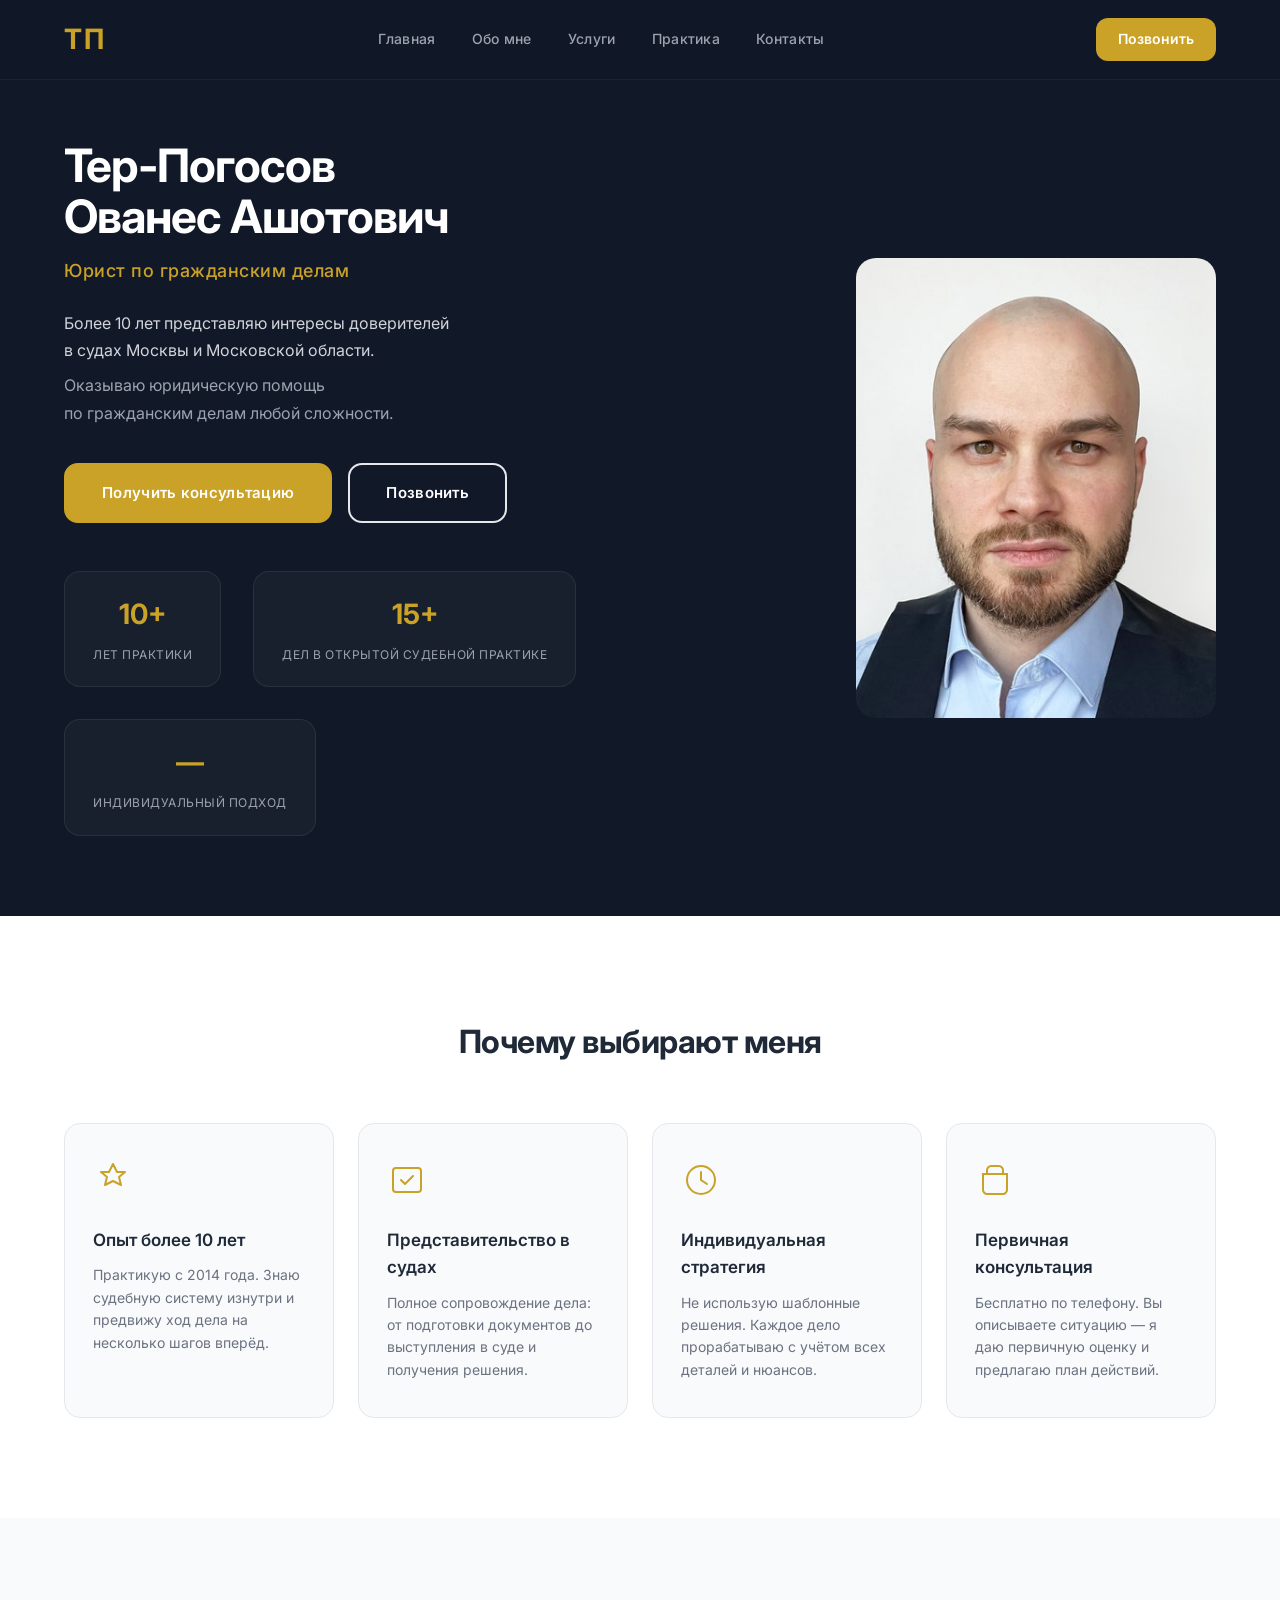
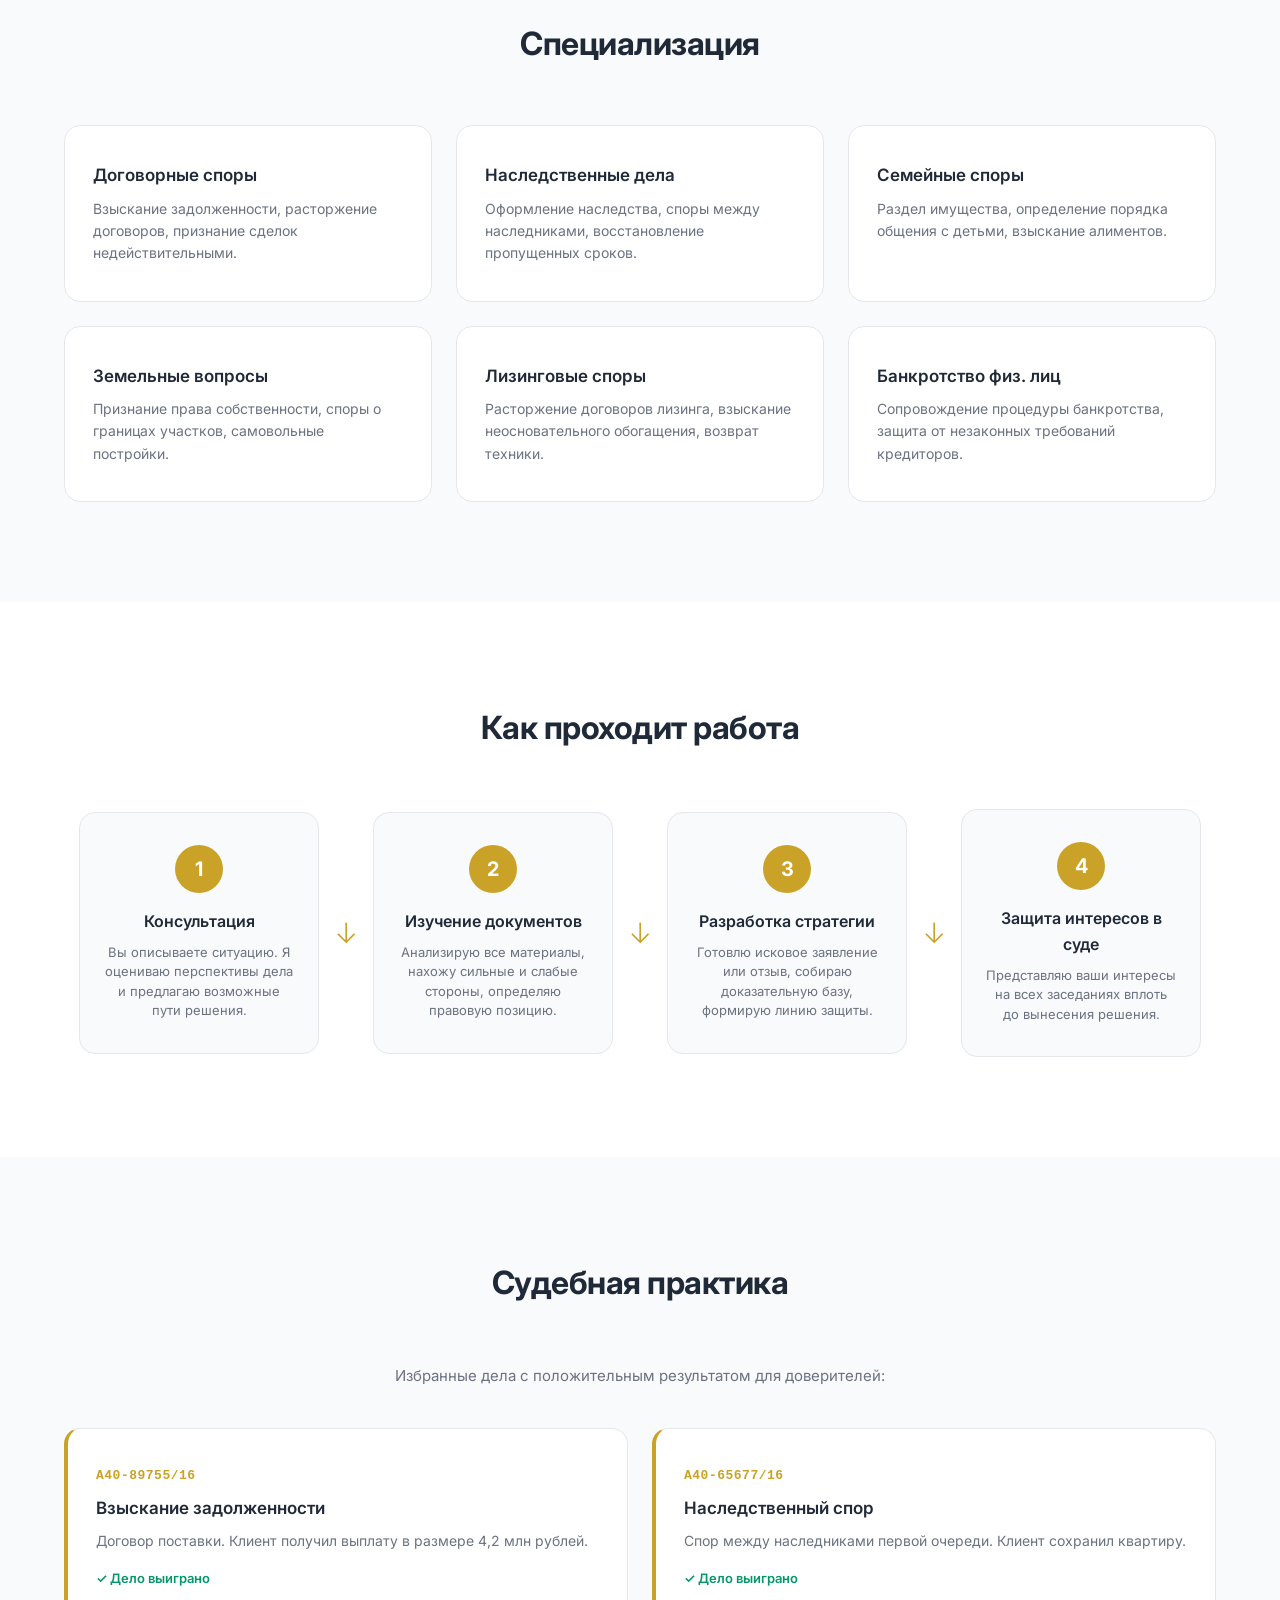
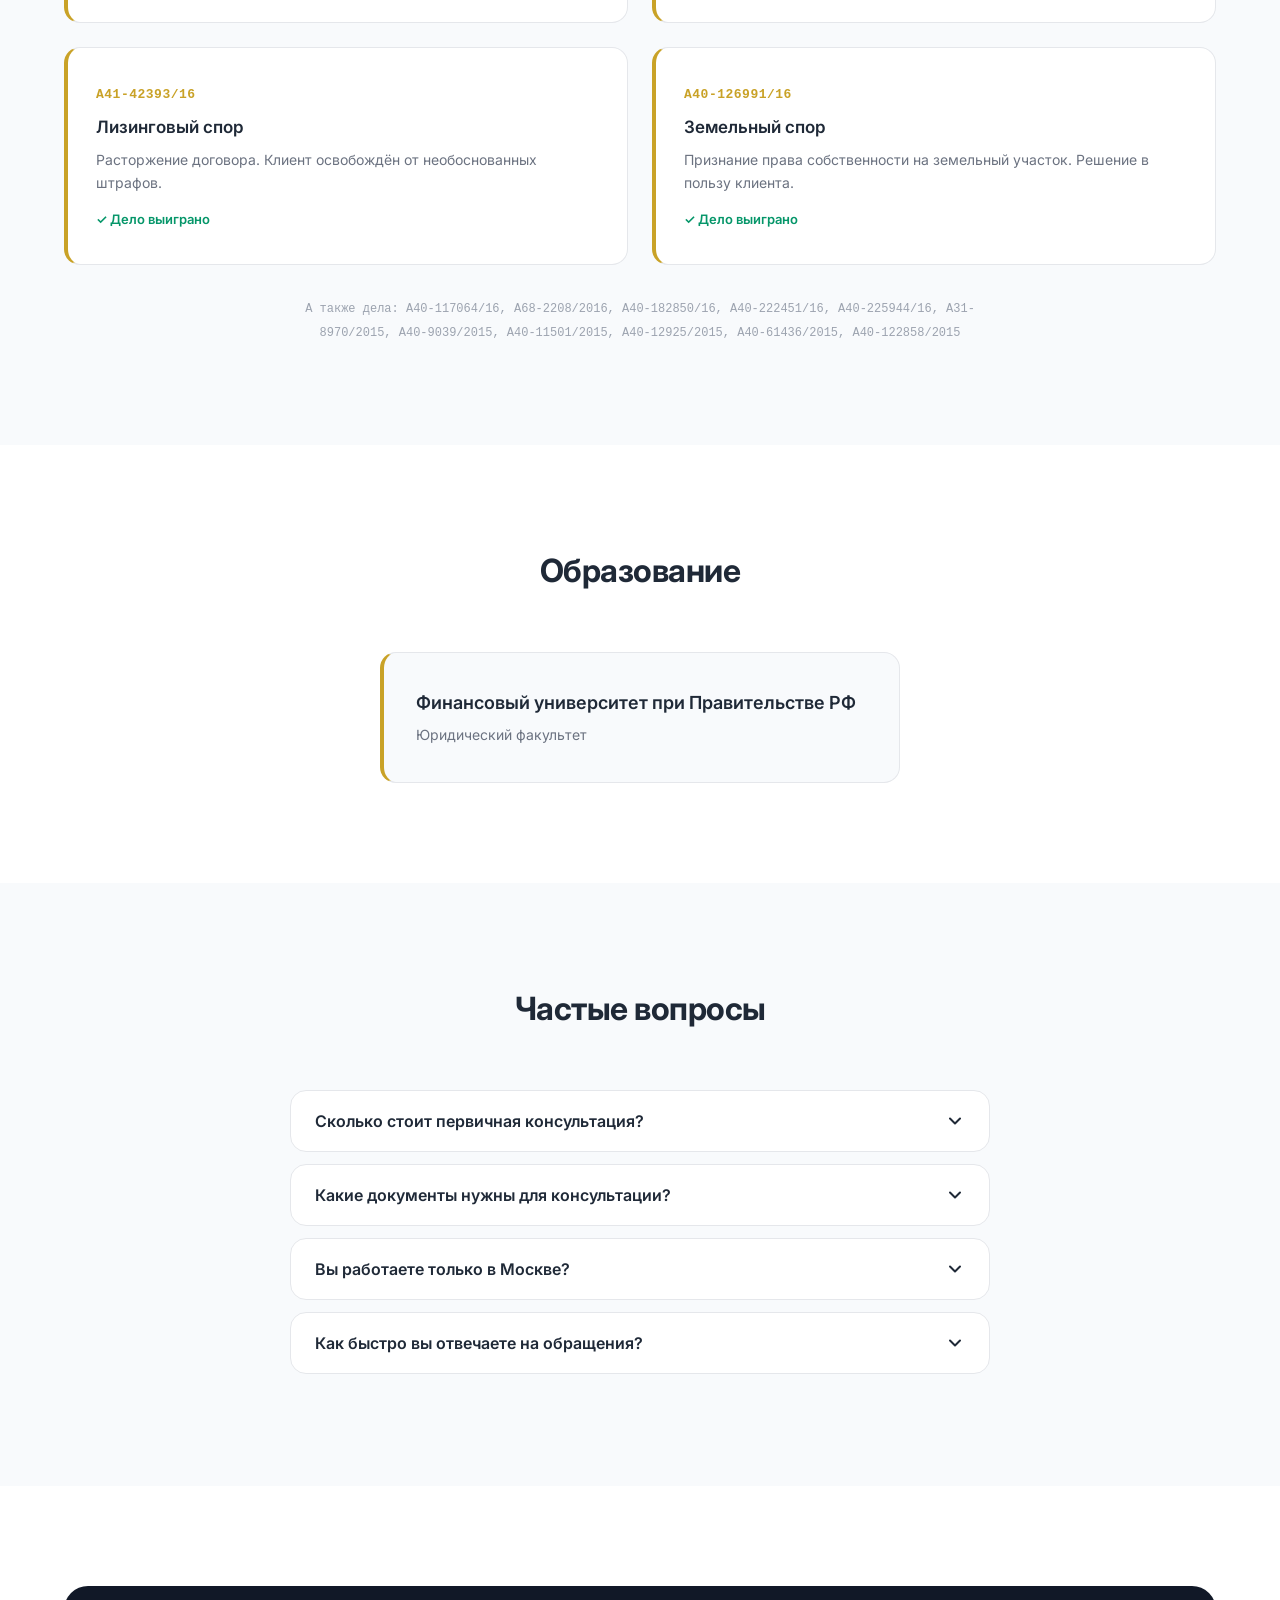
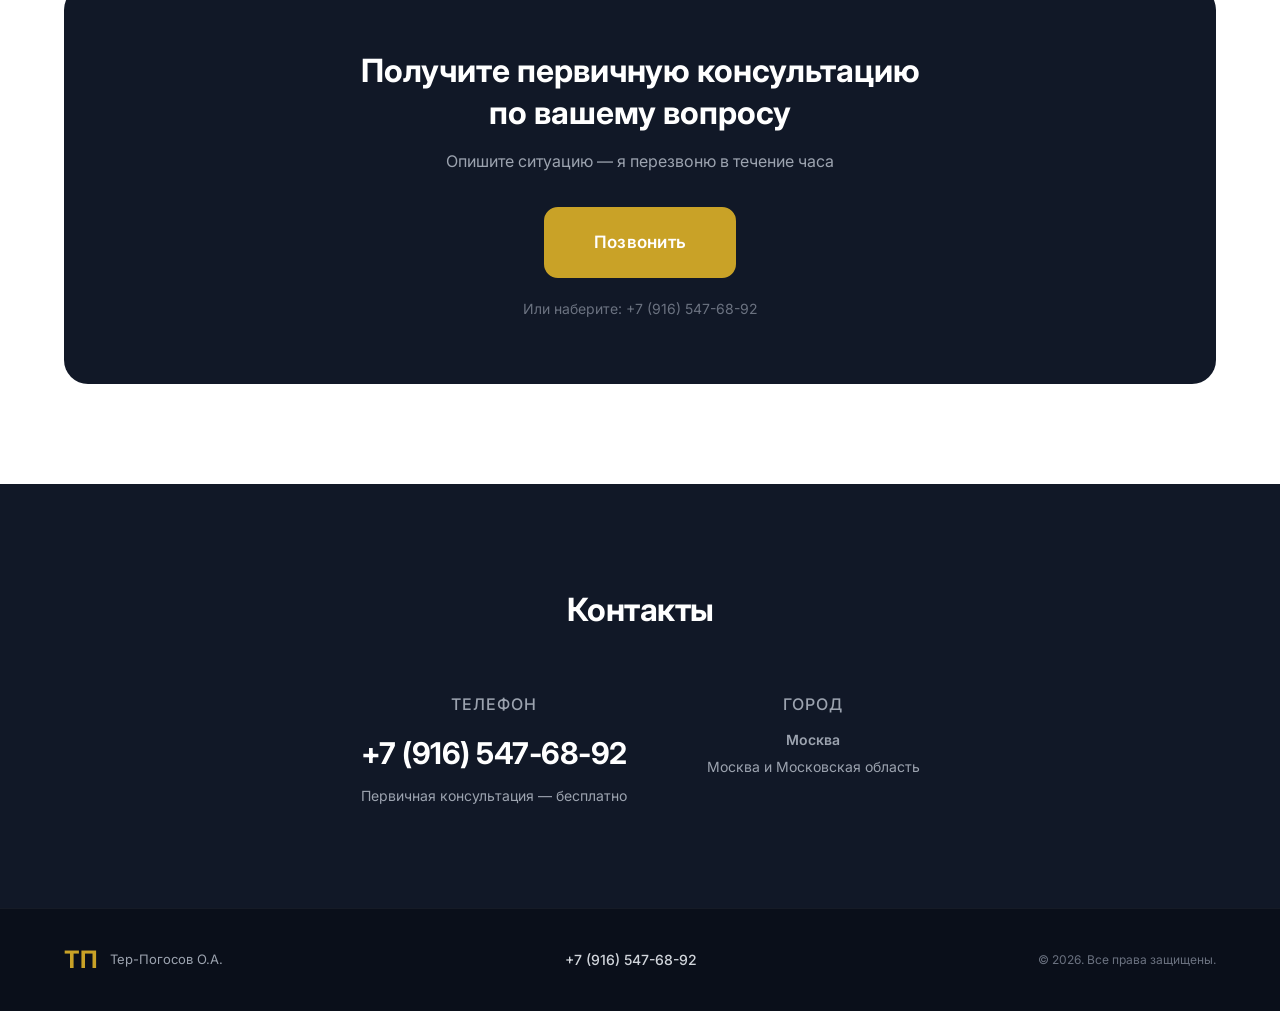
<file: index.html>
<!DOCTYPE html>
<html lang="ru">
<head>
    <meta charset="UTF-8">
    <meta name="viewport" content="width=device-width, initial-scale=1.0">
    <meta name="yandex-verification" content="c5105b3db4411f41" />

    
    <!-- SEO -->
    <title>Тер-Погосов О.А. — Юрист по гражданским делам | Москва</title>
    <meta name="description" content="Юрист по гражданским делам в Москве. Более 10 лет практики. Договорные споры, наследственные дела, банкротство, представительство в суде. Бесплатная консультация.">
    <link rel="canonical" href="https://terpogosov.github.io/">
    
    <!-- Open Graph -->
    <meta property="og:title" content="Тер-Погосов О.А. — Юрист по гражданским делам">
    <meta property="og:description" content="Более 10 лет представляю интересы доверителей в судах Москвы. Бесплатная первичная консультация.">
    <meta property="og:type" content="website">
    <meta property="og:url" content="https://terpogosov.github.io/">
    <meta property="og:locale" content="ru_RU">
    
    <!-- Favicon -->
    <link rel="icon" type="image/x-icon" href="img/favicon.ico">
    
    <!-- Fonts -->
    <link rel="preconnect" href="https://fonts.googleapis.com">
    <link rel="preconnect" href="https://fonts.gstatic.com" crossorigin>
    <link href="https://fonts.googleapis.com/css2?family=Inter:wght@300;400;500;600;700&display=swap" rel="stylesheet">
    
    <!-- Styles -->
    <link rel="stylesheet" href="style.css">
    
    <!-- Schema.org -->
    <script type="application/ld+json">
        {
            "@context": "https://schema.org",
            "@type": "LegalService",
            "name": "Тер-Погосов Ованес Ашотович",
            "description": "Юрист по гражданским делам. Практика с 2014 года.",
            "telephone": "+79165476892",
            "address": {
                "@type": "PostalAddress",
                "addressLocality": "Москва",
                "addressCountry": "RU"
            },
            "founder": {
                "@type": "Person",
                "name": "Тер-Погосов Ованес Ашотович",
                "jobTitle": "Юрист по гражданским делам"
            }
        }
    </script>
</head>
<body>

    <!-- Header -->
    <header class="header" id="header">
        <div class="container header__inner">
            <a href="#" class="header__logo">ТП</a>
            <nav class="header__nav" id="nav">
                <a href="#hero" class="header__link">Главная</a>
                <a href="#why" class="header__link">Обо мне</a>
                <a href="#services" class="header__link">Услуги</a>
                <a href="#cases" class="header__link">Практика</a>
                <a href="#contacts" class="header__link">Контакты</a>
            </nav>
            <a href="tel:+79165476892" class="header__phone-btn">Позвонить</a>
            <button class="header__burger" id="burger" aria-label="Меню">
                <span></span>
                <span></span>
                <span></span>
            </button>
        </div>
    </header>

    <!-- Hero -->
    <section class="hero" id="hero">
        <div class="container hero__inner">
            <div class="hero__content">
                <h1 class="hero__name">Тер-Погосов<br>Ованес Ашотович</h1>
                <p class="hero__title">Юрист по гражданским делам</p>
                <p class="hero__text">
                    Более 10 лет представляю интересы доверителей<br>
                    в судах Москвы и Московской области.
                </p>
                <p class="hero__text-secondary">
                    Оказываю юридическую помощь<br>
                    по гражданским делам любой сложности.
                </p>
                <div class="hero__buttons">
                    <a href="#callback" class="btn btn--gold">Получить консультацию</a>
                    <a href="tel:+79165476892" class="btn btn--outline">Позвонить</a>
                </div>
                <div class="hero__stats">
                    <div class="hero__stat">
                        <span class="hero__stat-number">10+</span>
                        <span class="hero__stat-label">лет практики</span>
                    </div>
                    <div class="hero__stat">
                        <span class="hero__stat-number">15+</span>
                        <span class="hero__stat-label">дел в открытой судебной практике</span>
                    </div>
                    <div class="hero__stat">
                        <span class="hero__stat-number">—</span>
                        <span class="hero__stat-label">Индивидуальный подход</span>
                    </div>
                </div>
            </div>
            <div class="hero__photo-wrapper">
                <div class="hero__photo">
                    <img src="photo.jpg" alt="Тер-Погосов Ованес Ашотович — юрист" width="400" height="500" loading="eager">
                </div>
            </div>
        </div>
    </section>

    <!-- Почему выбирают -->
    <section class="why" id="why">
        <div class="container">
            <h2 class="section-title">Почему выбирают меня</h2>
            <div class="why__grid">
                <div class="why__card fade-in">
                    <div class="why__icon">
                        <svg width="40" height="40" viewBox="0 0 40 40" fill="none">
                            <path d="M20 4L24 12H32L26 17L28 25L20 21L12 25L14 17L8 12H16L20 4Z" stroke="#C9A227" stroke-width="2" stroke-linecap="round" stroke-linejoin="round"/>
                        </svg>
                    </div>
                    <h3 class="why__title">Опыт более 10 лет</h3>
                    <p class="why__text">Практикую с 2014 года. Знаю судебную систему изнутри и предвижу ход дела на несколько шагов вперёд.</p>
                </div>
                <div class="why__card fade-in">
                    <div class="why__icon">
                        <svg width="40" height="40" viewBox="0 0 40 40" fill="none">
                            <rect x="6" y="8" width="28" height="24" rx="3" stroke="#C9A227" stroke-width="2"/>
                            <path d="M14 20L18 24L26 16" stroke="#C9A227" stroke-width="2" stroke-linecap="round" stroke-linejoin="round"/>
                        </svg>
                    </div>
                    <h3 class="why__title">Представительство в судах</h3>
                    <p class="why__text">Полное сопровождение дела: от подготовки документов до выступления в суде и получения решения.</p>
                </div>
                <div class="why__card fade-in">
                    <div class="why__icon">
                        <svg width="40" height="40" viewBox="0 0 40 40" fill="none">
                            <circle cx="20" cy="20" r="14" stroke="#C9A227" stroke-width="2"/>
                            <path d="M20 12V20L26 24" stroke="#C9A227" stroke-width="2" stroke-linecap="round"/>
                        </svg>
                    </div>
                    <h3 class="why__title">Индивидуальная стратегия</h3>
                    <p class="why__text">Не использую шаблонные решения. Каждое дело прорабатываю с учётом всех деталей и нюансов.</p>
                </div>
                <div class="why__card fade-in">
                    <div class="why__icon">
                        <svg width="40" height="40" viewBox="0 0 40 40" fill="none">
                            <path d="M8 14H32V30C32 32 30 34 28 34H12C10 34 8 32 8 30V14Z" stroke="#C9A227" stroke-width="2"/>
                            <path d="M12 14V10C12 8 14 6 16 6H24C26 6 28 8 28 10V14" stroke="#C9A227" stroke-width="2" stroke-linecap="round"/>
                        </svg>
                    </div>
                    <h3 class="why__title">Первичная консультация</h3>
                    <p class="why__text">Бесплатно по телефону. Вы описываете ситуацию — я даю первичную оценку и предлагаю план действий.</p>
                </div>
            </div>
        </div>
    </section>

    <!-- Специализация -->
    <section class="services" id="services">
        <div class="container">
            <h2 class="section-title">Специализация</h2>
            <div class="services__grid">
                <div class="services__card fade-in">
                    <h3>Договорные споры</h3>
                    <p>Взыскание задолженности, расторжение договоров, признание сделок недействительными.</p>
                </div>
                <div class="services__card fade-in">
                    <h3>Наследственные дела</h3>
                    <p>Оформление наследства, споры между наследниками, восстановление пропущенных сроков.</p>
                </div>
                <div class="services__card fade-in">
                    <h3>Семейные споры</h3>
                    <p>Раздел имущества, определение порядка общения с детьми, взыскание алиментов.</p>
                </div>
                <div class="services__card fade-in">
                    <h3>Земельные вопросы</h3>
                    <p>Признание права собственности, споры о границах участков, самовольные постройки.</p>
                </div>
                <div class="services__card fade-in">
                    <h3>Лизинговые споры</h3>
                    <p>Расторжение договоров лизинга, взыскание неосновательного обогащения, возврат техники.</p>
                </div>
                <div class="services__card fade-in">
                    <h3>Банкротство физ. лиц</h3>
                    <p>Сопровождение процедуры банкротства, защита от незаконных требований кредиторов.</p>
                </div>
            </div>
        </div>
    </section>

    <!-- Как проходит работа -->
    <section class="process">
        <div class="container">
            <h2 class="section-title">Как проходит работа</h2>
            <div class="process__grid">
                <div class="process__card fade-in">
                    <span class="process__number">1</span>
                    <h3>Консультация</h3>
                    <p>Вы описываете ситуацию. Я оцениваю перспективы дела и предлагаю возможные пути решения.</p>
                </div>
                <div class="process__arrow">↓</div>
                <div class="process__card fade-in">
                    <span class="process__number">2</span>
                    <h3>Изучение документов</h3>
                    <p>Анализирую все материалы, нахожу сильные и слабые стороны, определяю правовую позицию.</p>
                </div>
                <div class="process__arrow">↓</div>
                <div class="process__card fade-in">
                    <span class="process__number">3</span>
                    <h3>Разработка стратегии</h3>
                    <p>Готовлю исковое заявление или отзыв, собираю доказательную базу, формирую линию защиты.</p>
                </div>
                <div class="process__arrow">↓</div>
                <div class="process__card fade-in">
                    <span class="process__number">4</span>
                    <h3>Защита интересов в суде</h3>
                    <p>Представляю ваши интересы на всех заседаниях вплоть до вынесения решения.</p>
                </div>
            </div>
        </div>
    </section>

    <!-- Судебная практика -->
    <section class="cases" id="cases">
        <div class="container">
            <h2 class="section-title">Судебная практика</h2>
            <p class="cases__intro">Избранные дела с положительным результатом для доверителей:</p>
            <div class="cases__grid">
                <div class="cases__card fade-in">
                    <span class="cases__number">А40-89755/16</span>
                    <h3>Взыскание задолженности</h3>
                    <p class="cases__desc">Договор поставки. Клиент получил выплату в размере 4,2 млн рублей.</p>
                    <span class="cases__result">✓ Дело выиграно</span>
                </div>
                <div class="cases__card fade-in">
                    <span class="cases__number">А40-65677/16</span>
                    <h3>Наследственный спор</h3>
                    <p class="cases__desc">Спор между наследниками первой очереди. Клиент сохранил квартиру.</p>
                    <span class="cases__result">✓ Дело выиграно</span>
                </div>
                <div class="cases__card fade-in">
                    <span class="cases__number">А41-42393/16</span>
                    <h3>Лизинговый спор</h3>
                    <p class="cases__desc">Расторжение договора. Клиент освобождён от необоснованных штрафов.</p>
                    <span class="cases__result">✓ Дело выиграно</span>
                </div>
                <div class="cases__card fade-in">
                    <span class="cases__number">А40-126991/16</span>
                    <h3>Земельный спор</h3>
                    <p class="cases__desc">Признание права собственности на земельный участок. Решение в пользу клиента.</p>
                    <span class="cases__result">✓ Дело выиграно</span>
                </div>
            </div>
            <p class="cases__more">
                А также дела: А40-117064/16, А68-2208/2016, А40-182850/16, А40-222451/16, А40-225944/16, А31-8970/2015, А40-9039/2015, А40-11501/2015, А40-12925/2015, А40-61436/2015, А40-122858/2015
            </p>
        </div>
    </section>

    <!-- Образование -->
    <section class="education">
        <div class="container">
            <h2 class="section-title">Образование</h2>
            <div class="education__card fade-in">
                <h3>Финансовый университет при Правительстве РФ</h3>
                <p>Юридический факультет</p>
            </div>
        </div>
    </section>

    <!-- FAQ -->
    <section class="faq">
        <div class="container">
            <h2 class="section-title">Частые вопросы</h2>
            <div class="faq__list">
                <div class="faq__item fade-in">
                    <button class="faq__question">
                        <span>Сколько стоит первичная консультация?</span>
                        <svg class="faq__icon" width="20" height="20" viewBox="0 0 20 20" fill="none">
                            <path d="M5 7.5L10 12.5L15 7.5" stroke="#1F2937" stroke-width="2" stroke-linecap="round" stroke-linejoin="round"/>
                        </svg>
                    </button>
                    <div class="faq__answer">
                        <p>Бесплатно по телефону. Вы описываете ситуацию, я даю первичную оценку и предлагаю план действий. Если дело перспективное — обсуждаем дальнейшее сотрудничество.</p>
                    </div>
                </div>
                <div class="faq__item fade-in">
                    <button class="faq__question">
                        <span>Какие документы нужны для консультации?</span>
                        <svg class="faq__icon" width="20" height="20" viewBox="0 0 20 20" fill="none">
                            <path d="M5 7.5L10 12.5L15 7.5" stroke="#1F2937" stroke-width="2" stroke-linecap="round" stroke-linejoin="round"/>
                        </svg>
                    </button>
                    <div class="faq__answer">
                        <p>Для первичной консультации достаточно кратко описать суть дела по телефону. Если есть документы по теме — держите их под рукой, это ускорит разговор и поможет дать более точную оценку.</p>
                    </div>
                </div>
                <div class="faq__item fade-in">
                    <button class="faq__question">
                        <span>Вы работаете только в Москве?</span>
                        <svg class="faq__icon" width="20" height="20" viewBox="0 0 20 20" fill="none">
                            <path d="M5 7.5L10 12.5L15 7.5" stroke="#1F2937" stroke-width="2" stroke-linecap="round" stroke-linejoin="round"/>
                        </svg>
                    </button>
                    <div class="faq__answer">
                        <p>Москва и Московская область — основной регион работы. В отдельных случаях возможна удалённая работа с клиентами из других регионов России.</p>
                    </div>
                </div>
                <div class="faq__item fade-in">
                    <button class="faq__question">
                        <span>Как быстро вы отвечаете на обращения?</span>
                        <svg class="faq__icon" width="20" height="20" viewBox="0 0 20 20" fill="none">
                            <path d="M5 7.5L10 12.5L15 7.5" stroke="#1F2937" stroke-width="2" stroke-linecap="round" stroke-linejoin="round"/>
                        </svg>
                    </button>
                    <div class="faq__answer">
                        <p>В течение часа в рабочее время (с 9 до 21). Если звонок поступил поздно вечером — перезваниваю на следующее утро. Стараюсь быть на связи без выходных.</p>
                    </div>
                </div>
            </div>
        </div>
    </section>

    <!-- Блок консультации -->
    <section class="callback" id="callback">
        <div class="container">
            <div class="callback__block fade-in">
                <h2 class="callback__title">Получите первичную консультацию<br>по вашему вопросу</h2>
                <p class="callback__text">Опишите ситуацию — я перезвоню в течение часа</p>
                <a href="tel:+79165476892" class="btn btn--gold btn--large">Позвонить</a>
                <p class="callback__phone">Или наберите: +7 (916) 547-68-92</p>
            </div>
        </div>
    </section>

    <!-- Контакты -->
    <section class="contacts" id="contacts">
        <div class="container">
            <h2 class="section-title section-title--white">Контакты</h2>
            <div class="contacts__inner">
                <div class="contacts__item fade-in">
                    <h3>Телефон</h3>
                    <a href="tel:+79165476892" class="contacts__phone">+7 (916) 547-68-92</a>
                    <p>Первичная консультация — бесплатно</p>
                </div>
                <div class="contacts__item fade-in">
                    <h3>Город</h3>
                    <p class="contacts__city">Москва</p>
                    <p>Москва и Московская область</p>
                </div>
            </div>
        </div>
    </section>

    <!-- Footer -->
    <footer class="footer">
        <div class="container footer__inner">
            <div class="footer__col">
                <a href="#" class="footer__logo">ТП</a>
                <p class="footer__name">Тер-Погосов О.А.</p>
            </div>
            <div class="footer__col">
                <a href="tel:+79165476892" class="footer__phone">+7 (916) 547-68-92</a>
            </div>
            <div class="footer__col">
                <p class="footer__copy">© 2026. Все права защищены.</p>
            </div>
        </div>
    </footer>

    <!-- Кнопка наверх -->
    <button class="scroll-top" id="scrollTop" aria-label="Наверх">
        <svg width="24" height="24" viewBox="0 0 24 24" fill="none">
            <path d="M18 15L12 9L6 15" stroke="#fff" stroke-width="2" stroke-linecap="round" stroke-linejoin="round"/>
        </svg>
    </button>

    <!-- Мобильная кнопка звонка -->
    <a href="tel:+79165476892" class="mobile-call" aria-label="Позвонить">
        <svg width="24" height="24" viewBox="0 0 24 24" fill="none">
            <path d="M22 16.92V19.92C22.0011 20.1985 21.9441 20.4742 21.8325 20.7294C21.7209 20.9845 21.5573 21.2136 21.3521 21.4019C21.1469 21.5901 20.9046 21.7335 20.6407 21.8227C20.3768 21.9119 20.0974 21.9451 19.82 21.92C16.7428 21.5856 13.787 20.5341 11.19 18.85C8.77382 17.3147 6.72533 15.2662 5.18999 12.85C3.49997 10.2412 2.44824 7.27099 2.11999 4.18001C2.09501 3.90347 2.12787 3.62477 2.21649 3.36162C2.30512 3.09847 2.44756 2.85669 2.63476 2.65163C2.82196 2.44657 3.0498 2.28271 3.30379 2.17052C3.55777 2.05833 3.83233 2.00026 4.10999 2.00001H7.10999C7.5953 1.99522 8.06579 2.16708 8.43376 2.48353C8.80173 2.79999 9.04207 3.23945 9.10999 3.72001C9.23662 4.68007 9.47144 5.62273 9.80999 6.53001C9.94454 6.88792 9.97366 7.27691 9.8939 7.65088C9.81415 8.02485 9.62886 8.36811 9.35999 8.64001L8.08999 9.91001C9.51355 12.4135 11.5865 14.4865 14.09 15.91L15.36 14.64C15.6319 14.3711 15.9751 14.1858 16.3491 14.1061C16.7231 14.0263 17.1121 14.0555 17.47 14.19C18.3773 14.5286 19.3199 14.7634 20.28 14.89C20.7658 14.9585 21.2094 15.2032 21.5259 15.5763C21.8425 15.9493 22.0103 16.425 22 16.92Z" fill="white"/>
        </svg>
    </a>

    <!-- Scripts -->
    <script src="script.js"></script>
</body>
</html>
</file>
<file: style.css>
/* ===== БАЗА ===== */
* {
    margin: 0;
    padding: 0;
    box-sizing: border-box;
}

:root {
    --bg: #111827;
    --white: #FFFFFF;
    --text: #1F2937;
    --text-secondary: #6B7280;
    --accent: #C9A227;
    --accent-hover: #A88216;
    --border: #E5E7EB;
    --section-bg: #F8FAFC;
    --radius: 16px;
}

html {
    scroll-behavior: smooth;
}

body {
    font-family: 'Inter', -apple-system, BlinkMacSystemFont, sans-serif;
    line-height: 1.6;
    color: var(--text);
    background-color: var(--white);
    overflow-x: hidden;
}

.container {
    max-width: 1200px;
    margin: 0 auto;
    padding: 0 24px;
}

.section-title {
    font-size: 32px;
    font-weight: 700;
    letter-spacing: -0.5px;
    margin-bottom: 56px;
    text-align: center;
    color: var(--text);
}

.section-title--white {
    color: var(--white);
}

/* ===== КНОПКИ ===== */
.btn {
    display: inline-block;
    padding: 16px 36px;
    font-size: 15px;
    font-weight: 600;
    font-family: inherit;
    text-decoration: none;
    border-radius: 14px;
    cursor: pointer;
    transition: all 0.3s ease;
    letter-spacing: 0.3px;
    text-align: center;
}

.btn--gold {
    background-color: var(--accent);
    color: var(--white);
    border: 2px solid var(--accent);
}

.btn--gold:hover {
    background-color: var(--accent-hover);
    border-color: var(--accent-hover);
}

.btn--outline {
    background-color: transparent;
    color: var(--white);
    border: 2px solid var(--border);
}

.btn--outline:hover {
    border-color: var(--accent);
    color: var(--accent);
}

.btn--large {
    padding: 20px 48px;
    font-size: 17px;
}

/* ===== HEADER ===== */
.header {
    position: fixed;
    top: 0;
    left: 0;
    width: 100%;
    height: 80px;
    background-color: rgba(17, 24, 39, 0.95);
    backdrop-filter: blur(12px);
    z-index: 1000;
    border-bottom: 1px solid rgba(255, 255, 255, 0.05);
}

.header__inner {
    display: flex;
    align-items: center;
    justify-content: space-between;
    height: 100%;
}

.header__logo {
    font-size: 28px;
    font-weight: 700;
    color: var(--accent);
    text-decoration: none;
    letter-spacing: 2px;
    flex-shrink: 0;
}

.header__nav {
    display: flex;
    gap: 36px;
}

.header__link {
    color: #9CA3AF;
    text-decoration: none;
    font-size: 14px;
    font-weight: 500;
    transition: color 0.3s ease;
    letter-spacing: 0.3px;
}

.header__link:hover {
    color: var(--white);
}

.header__phone-btn {
    padding: 10px 22px;
    background-color: var(--accent);
    color: var(--white);
    text-decoration: none;
    border-radius: 12px;
    font-size: 14px;
    font-weight: 600;
    transition: background-color 0.3s ease;
    flex-shrink: 0;
}

.header__phone-btn:hover {
    background-color: var(--accent-hover);
}

/* Бургер */
.header__burger {
    display: none;
    flex-direction: column;
    gap: 5px;
    background: none;
    border: none;
    cursor: pointer;
    padding: 4px;
    z-index: 1001;
}

.header__burger span {
    display: block;
    width: 26px;
    height: 2px;
    background-color: var(--white);
    border-radius: 2px;
    transition: all 0.3s ease;
}

.header__burger.active span:nth-child(1) {
    transform: rotate(45deg) translate(5px, 5px);
}

.header__burger.active span:nth-child(2) {
    opacity: 0;
}

.header__burger.active span:nth-child(3) {
    transform: rotate(-45deg) translate(5px, -5px);
}

/* ===== HERO ===== */
.hero {
    background-color: var(--bg);
    padding: 140px 0 80px;
    color: var(--white);
    min-height: 100vh;
    display: flex;
    align-items: center;
}

.hero__inner {
    display: flex;
    align-items: center;
    gap: 60px;
}

.hero__content {
    flex: 1;
}

.hero__name {
    font-size: 52px;
    font-weight: 700;
    line-height: 1.1;
    letter-spacing: -1px;
    margin-bottom: 16px;
}

.hero__title {
    font-size: 18px;
    color: var(--accent);
    font-weight: 500;
    margin-bottom: 24px;
    letter-spacing: 0.5px;
}

.hero__text {
    font-size: 16px;
    color: #D1D5DB;
    margin-bottom: 8px;
    line-height: 1.7;
}

.hero__text-secondary {
    font-size: 16px;
    color: #9CA3AF;
    margin-bottom: 36px;
    line-height: 1.7;
}

.hero__buttons {
    display: flex;
    gap: 16px;
    flex-wrap: wrap;
    margin-bottom: 48px;
}

.hero__stats {
    display: flex;
    gap: 32px;
    flex-wrap: wrap;
}

.hero__stat {
    text-align: center;
    padding: 20px 28px;
    background-color: rgba(255, 255, 255, 0.03);
    border: 1px solid rgba(255, 255, 255, 0.08);
    border-radius: var(--radius);
    min-width: 140px;
}

.hero__stat-number {
    display: block;
    font-size: 28px;
    font-weight: 700;
    color: var(--accent);
    margin-bottom: 4px;
}

.hero__stat-label {
    font-size: 12px;
    color: #9CA3AF;
    text-transform: uppercase;
    letter-spacing: 0.5px;
}

.hero__photo-wrapper {
    flex: 0 0 400px;
}

.hero__photo {
    width: 400px;
    height: 500px;
    background-color: #1F2937;
    border-radius: 20px;
    overflow: hidden;
    display: flex;
    align-items: center;
    justify-content: center;
}

.hero__photo img {
    width: 100%;
    height: 100%;
    object-fit: cover;
    display: block;
}

/* ===== ПОЧЕМУ ВЫБИРАЮТ ===== */
.why {
    padding: 100px 0;
    background-color: var(--white);
}

.why__grid {
    display: grid;
    grid-template-columns: repeat(4, 1fr);
    gap: 24px;
}

.why__card {
    padding: 36px 28px;
    background-color: var(--section-bg);
    border-radius: var(--radius);
    border: 1px solid var(--border);
    transition: transform 0.3s ease, box-shadow 0.3s ease;
}

.why__card:hover {
    transform: translateY(-4px);
    box-shadow: 0 8px 24px rgba(0, 0, 0, 0.06);
}

.why__icon {
    margin-bottom: 20px;
}

.why__title {
    font-size: 17px;
    font-weight: 600;
    color: var(--text);
    margin-bottom: 10px;
}

.why__text {
    font-size: 14px;
    color: var(--text-secondary);
    line-height: 1.6;
}

/* ===== СПЕЦИАЛИЗАЦИЯ ===== */
.services {
    padding: 100px 0;
    background-color: var(--section-bg);
}

.services__grid {
    display: grid;
    grid-template-columns: repeat(3, 1fr);
    gap: 24px;
}

.services__card {
    padding: 36px 28px;
    background-color: var(--white);
    border-radius: var(--radius);
    border: 1px solid var(--border);
    transition: transform 0.3s ease, box-shadow 0.3s ease, border-color 0.3s ease;
    cursor: default;
}

.services__card:hover {
    transform: translateY(-4px);
    box-shadow: 0 12px 32px rgba(0, 0, 0, 0.08);
    border-color: var(--accent);
}

.services__card h3 {
    font-size: 17px;
    font-weight: 600;
    color: var(--text);
    margin-bottom: 8px;
}

.services__card p {
    font-size: 14px;
    color: var(--text-secondary);
    line-height: 1.6;
}

/* ===== ПРОЦЕСС ===== */
.process {
    padding: 100px 0;
    background-color: var(--white);
}

.process__grid {
    display: flex;
    align-items: center;
    justify-content: center;
    gap: 16px;
    flex-wrap: wrap;
}

.process__card {
    flex: 1;
    min-width: 200px;
    max-width: 240px;
    text-align: center;
    padding: 32px 24px;
    background-color: var(--section-bg);
    border-radius: var(--radius);
    border: 1px solid var(--border);
}

.process__number {
    display: inline-flex;
    align-items: center;
    justify-content: center;
    width: 48px;
    height: 48px;
    background-color: var(--accent);
    color: var(--white);
    font-size: 20px;
    font-weight: 700;
    border-radius: 50%;
    margin-bottom: 16px;
}

.process__card h3 {
    font-size: 16px;
    font-weight: 600;
    color: var(--text);
    margin-bottom: 8px;
}

.process__card p {
    font-size: 13px;
    color: var(--text-secondary);
    line-height: 1.5;
}

.process__arrow {
    font-size: 28px;
    color: var(--accent);
    font-weight: 300;
    flex-shrink: 0;
}

/* ===== СУДЕБНАЯ ПРАКТИКА ===== */
.cases {
    padding: 100px 0;
    background-color: var(--section-bg);
}

.cases__intro {
    text-align: center;
    font-size: 15px;
    color: var(--text-secondary);
    margin-bottom: 40px;
}

.cases__grid {
    display: grid;
    grid-template-columns: repeat(2, 1fr);
    gap: 24px;
    margin-bottom: 32px;
}

.cases__card {
    padding: 32px 28px;
    background-color: var(--white);
    border-radius: var(--radius);
    border: 1px solid var(--border);
    border-left: 4px solid var(--accent);
    transition: transform 0.3s ease, box-shadow 0.3s ease;
}

.cases__card:hover {
    transform: translateY(-3px);
    box-shadow: 0 8px 24px rgba(0, 0, 0, 0.06);
}

.cases__number {
    font-family: 'Courier New', monospace;
    font-size: 13px;
    color: var(--accent);
    font-weight: 600;
    letter-spacing: 0.5px;
}

.cases__card h3 {
    font-size: 17px;
    font-weight: 600;
    color: var(--text);
    margin: 8px 0;
}

.cases__desc {
    font-size: 14px;
    color: var(--text-secondary);
    line-height: 1.6;
    margin-bottom: 12px;
}

.cases__result {
    font-size: 13px;
    color: #059669;
    font-weight: 600;
}

.cases__more {
    text-align: center;
    font-family: 'Courier New', monospace;
    font-size: 12px;
    color: #9CA3AF;
    line-height: 2;
    max-width: 700px;
    margin: 0 auto;
}

/* ===== ОБРАЗОВАНИЕ ===== */
.education {
    padding: 100px 0;
    background-color: var(--white);
}

.education__card {
    max-width: 520px;
    margin: 0 auto;
    padding: 36px 32px;
    background-color: var(--section-bg);
    border-radius: var(--radius);
    border: 1px solid var(--border);
    border-left: 4px solid var(--accent);
}

.education__card h3 {
    font-size: 18px;
    font-weight: 600;
    color: var(--text);
    margin-bottom: 6px;
}

.education__card p {
    font-size: 14px;
    color: var(--text-secondary);
}

/* ===== FAQ ===== */
.faq {
    padding: 100px 0;
    background-color: var(--section-bg);
}

.faq__list {
    max-width: 700px;
    margin: 0 auto;
}

.faq__item {
    margin-bottom: 12px;
    background-color: var(--white);
    border-radius: var(--radius);
    border: 1px solid var(--border);
    overflow: hidden;
}

.faq__question {
    width: 100%;
    display: flex;
    align-items: center;
    justify-content: space-between;
    padding: 20px 24px;
    background: none;
    border: none;
    cursor: pointer;
    font-family: inherit;
    font-size: 16px;
    font-weight: 600;
    color: var(--text);
    text-align: left;
    gap: 16px;
    transition: color 0.3s ease;
}

.faq__question:hover {
    color: var(--accent);
}

.faq__icon {
    flex-shrink: 0;
    transition: transform 0.3s ease;
}

.faq__item.active .faq__icon {
    transform: rotate(180deg);
}

.faq__answer {
    max-height: 0;
    overflow: hidden;
    transition: max-height 0.4s ease, padding 0.4s ease;
    padding: 0 24px;
}

.faq__item.active .faq__answer {
    max-height: 300px;
    padding: 0 24px 20px;
}

.faq__answer p {
    font-size: 14px;
    color: var(--text-secondary);
    line-height: 1.7;
}

/* ===== CALLBACK ===== */
.callback {
    padding: 100px 0;
    background-color: var(--white);
}

.callback__block {
    background-color: var(--bg);
    border-radius: 24px;
    padding: 64px 40px;
    text-align: center;
    color: var(--white);
}

.callback__title {
    font-size: 32px;
    font-weight: 700;
    margin-bottom: 16px;
    line-height: 1.3;
}

.callback__text {
    font-size: 16px;
    color: #9CA3AF;
    margin-bottom: 32px;
}

.callback__phone {
    margin-top: 20px;
    font-size: 14px;
    color: #6B7280;
}

/* ===== КОНТАКТЫ ===== */
.contacts {
    padding: 100px 0;
    background-color: var(--bg);
    color: var(--white);
}

.contacts__inner {
    display: flex;
    justify-content: center;
    gap: 80px;
    flex-wrap: wrap;
    text-align: center;
}

.contacts__item h3 {
    font-size: 16px;
    color: #9CA3AF;
    font-weight: 500;
    margin-bottom: 12px;
    text-transform: uppercase;
    letter-spacing: 1px;
}

.contacts__phone {
    font-size: 30px;
    font-weight: 700;
    color: var(--white);
    text-decoration: none;
    display: block;
    margin-bottom: 8px;
    transition: color 0.3s ease;
    letter-spacing: -0.5px;
}

.contacts__phone:hover {
    color: var(--accent);
}

.contacts__city {
    font-size: 24px;
    font-weight: 600;
    color: var(--white);
    margin-bottom: 4px;
}

.contacts__item p {
    font-size: 14px;
    color: #9CA3AF;
}

/* ===== FOOTER ===== */
.footer {
    background-color: #0A0F1A;
    padding: 32px 0;
    border-top: 1px solid rgba(255, 255, 255, 0.05);
}

.footer__inner {
    display: flex;
    align-items: center;
    justify-content: space-between;
    flex-wrap: wrap;
    gap: 20px;
}

.footer__col {
    display: flex;
    align-items: center;
    gap: 12px;
}

.footer__logo {
    font-size: 24px;
    font-weight: 700;
    color: var(--accent);
    text-decoration: none;
}

.footer__name {
    color: #9CA3AF;
    font-size: 13px;
}

.footer__phone {
    color: #D1D5DB;
    text-decoration: none;
    font-size: 14px;
    font-weight: 500;
    transition: color 0.3s ease;
}

.footer__phone:hover {
    color: var(--accent);
}

.footer__copy {
    color: #6B7280;
    font-size: 12px;
}

/* ===== КНОПКА НАВЕРХ ===== */
.scroll-top {
    position: fixed;
    bottom: 32px;
    right: 32px;
    width: 48px;
    height: 48px;
    background-color: var(--accent);
    color: var(--white);
    border: none;
    border-radius: 14px;
    cursor: pointer;
    display: flex;
    align-items: center;
    justify-content: center;
    opacity: 0;
    visibility: hidden;
    transition: all 0.3s ease;
    z-index: 999;
}

.scroll-top.visible {
    opacity: 1;
    visibility: visible;
}

.scroll-top:hover {
    background-color: var(--accent-hover);
}

/* ===== МОБИЛЬНАЯ КНОПКА ЗВОНКА ===== */
.mobile-call {
    display: none;
    position: fixed;
    bottom: 24px;
    left: 50%;
    transform: translateX(-50%);
    width: 56px;
    height: 56px;
    background-color: var(--accent);
    border-radius: 50%;
    z-index: 999;
    align-items: center;
    justify-content: center;
    box-shadow: 0 8px 24px rgba(201, 162, 39, 0.4);
    transition: background-color 0.3s ease;
}

.mobile-call:hover {
    background-color: var(--accent-hover);
}

/* ===== АНИМАЦИИ ===== */
.fade-in {
    opacity: 0;
    transform: translateY(30px);
    transition: opacity 0.7s ease, transform 0.7s ease;
}

.fade-in.visible {
    opacity: 1;
    transform: translateY(0);
}

/* ===== АДАПТИВНОСТЬ ===== */

/* 1440px */
@media (max-width: 1440px) {
    .hero__name {
        font-size: 46px;
    }
    .hero__photo {
        width: 360px;
        height: 460px;
    }
    .hero__photo-wrapper {
        flex: 0 0 360px;
    }
}

/* 1024px */
@media (max-width: 1024px) {
    .hero__inner {
        flex-direction: column-reverse;
        text-align: center;
        gap: 40px;
    }
    .hero__photo-wrapper {
        flex: 0 0 auto;
    }
    .hero__photo {
        width: 280px;
        height: 360px;
        margin: 0 auto;
    }
    .hero__name {
        font-size: 38px;
    }
    .hero__stats {
        justify-content: center;
    }
    .hero__buttons {
        justify-content: center;
    }
    .why__grid {
        grid-template-columns: repeat(2, 1fr);
    }
    .services__grid {
        grid-template-columns: repeat(2, 1fr);
    }
    .process__grid {
        flex-direction: column;
    }
    .process__arrow {
        transform: rotate(90deg);
    }
    .process__card {
        max-width: 100%;
    }
    .cases__grid {
        grid-template-columns: 1fr 1fr;
    }
    .header__nav {
        gap: 20px;
    }
}

/* 768px */
@media (max-width: 768px) {
    .header__nav {
        position: fixed;
        top: 0;
        right: -100%;
        width: 280px;
        height: 100vh;
        background-color: var(--bg);
        flex-direction: column;
        padding: 100px 32px 32px;
        gap: 24px;
        transition: right 0.3s ease;
        z-index: 999;
    }
    .header__nav.active {
        right: 0;
    }
    .header__burger {
        display: flex;
    }
    .header__phone-btn {
        display: none;
    }
    .header__link {
        font-size: 18px;
    }
    .hero {
        padding: 120px 0 60px;
    }
    .hero__name {
        font-size: 32px;
    }
    .hero__photo {
        width: 220px;
        height: 280px;
    }
    .hero__stats {
        gap: 16px;
    }
    .hero__stat {
        padding: 16px 20px;
        min-width: 100px;
    }
    .hero__stat-number {
        font-size: 22px;
    }
    .hero__stat-label {
        font-size: 10px;
    }
    .why__grid {
        grid-template-columns: 1fr;
    }
    .services__grid {
        grid-template-columns: 1fr 1fr;
    }
    .cases__grid {
        grid-template-columns: 1fr;
    }
    .contacts__inner {
        gap: 40px;
    }
    .contacts__phone {
        font-size: 24px;
    }
    .callback__block {
        padding: 48px 24px;
    }
    .callback__title {
        font-size: 24px;
    }
    .footer__inner {
        flex-direction: column;
        text-align: center;
    }
    .mobile-call {
        display: flex;
    }
    .scroll-top {
        bottom: 96px;
        right: 20px;
    }
}

/* 480px */
@media (max-width: 480px) {
    .container {
        padding: 0 16px;
    }
    .section-title {
        font-size: 26px;
        margin-bottom: 36px;
    }
    .hero__name {
        font-size: 28px;
    }
    .hero__buttons {
        flex-direction: column;
    }
    .hero__photo {
        width: 200px;
        height: 250px;
    }
    .services__grid {
        grid-template-columns: 1fr;
    }
    .callback__title {
        font-size: 22px;
    }
    .contacts__phone {
        font-size: 20px;
    }
}

/* 390px */
@media (max-width: 390px) {
    .hero__name {
        font-size: 26px;
    }
    .hero__stat {
        min-width: 90px;
        padding: 12px 16px;
    }
}
</file>
